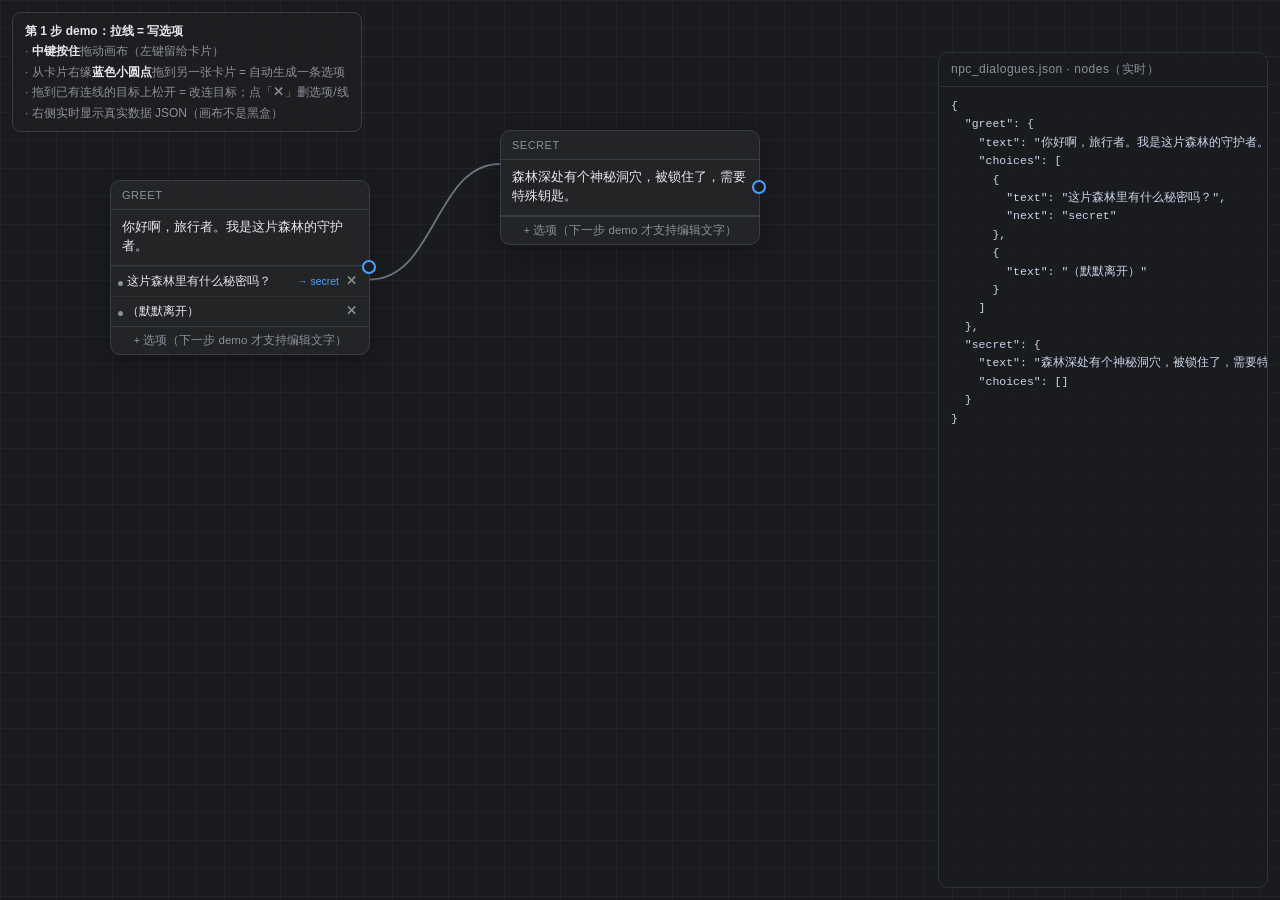
<file: static/demo_canvas.html>
<!DOCTYPE html>
<html lang="zh-CN">
<head>
<meta charset="UTF-8">
<title>画布 demo · 第 1 步：拉线 = 写选项</title>
<style>
:root {
  --bg:#141518; --canvas:#1a1b1f; --grid:rgba(255,255,255,.035);
  --card-bg:rgba(37,38,40,.88); --card-border:#3a3d45; --card-border-hl:#4d9fff;
  --text:#e6e8ec; --sub:#8b909b;
  --edge:#6b7280; --edge-new:#4d9fff;
  --panel-bg:rgba(26,27,31,.94); --panel-border:#2f3239;
}
* { box-sizing:border-box; margin:0; padding:0; }
html,body { height:100%; overflow:hidden;
  font-family:-apple-system,"Segoe UI","Microsoft YaHei",sans-serif; background:var(--bg); color:var(--text); }

#hint {
  position:fixed; top:12px; left:12px; z-index:40;
  background:rgba(30,31,34,.9); border:1px solid #3a3d45; border-radius:8px;
  padding:8px 12px; font-size:12px; color:var(--sub); line-height:1.7;
}
#hint b { color:var(--text); }

#viewport {
  position:fixed; inset:0; overflow:hidden;
  cursor: grab;
  background:
    linear-gradient(var(--grid) 1px, transparent 1px),
    linear-gradient(90deg, var(--grid) 1px, transparent 1px),
    var(--canvas);
  background-size:28px 28px;
}
#viewport.panning { cursor: grabbing; }
#world { position:absolute; left:0; top:0; transform-origin:0 0; }
#edges, #cards, #ghosts { position:absolute; left:0; top:0; }
#edges { overflow:visible; }
#edges path { fill:none; stroke:var(--edge); stroke-width:1.8; pointer-events:stroke; cursor:pointer; }
#edges path:hover { stroke:var(--card-border-hl); }
#edges path.new { stroke:var(--edge-new); stroke-dasharray:6 4; }

/* 等宽统一卡片 */
.card {
  position:absolute; width:260px;
  background:var(--card-bg); border:1.5px solid var(--card-border);
  border-radius:10px; backdrop-filter:blur(10px); -webkit-backdrop-filter:blur(10px);
  box-shadow:0 6px 22px rgba(0,0,0,.28);
  user-select:none;
}
.card.sel { border-color:var(--card-border-hl); box-shadow:0 0 0 3px rgba(77,159,255,.16); }
.card-head {
  display:flex; align-items:center; gap:8px;
  padding:8px 11px; border-bottom:1px solid var(--card-border);
  font-size:11px; color:var(--sub); letter-spacing:.5px;
}
.card-head .cid { text-transform:uppercase; }
.card-head .del { margin-left:auto; cursor:pointer; color:var(--sub); }
.card-head .del:hover { color:#f87171; }
.card-text {
  padding:8px 11px; font-size:12.5px; line-height:1.55; color:var(--text);
  white-space:pre-wrap; cursor:text;
}
.choices { border-top:1px solid var(--card-border); }
.choice-row {
  position:relative; display:flex; align-items:center; gap:7px;
  padding:6px 11px 6px 16px; font-size:12px; color:var(--text);
  border-top:1px solid rgba(255,255,255,.04);
}
.choice-row::before {
  content:""; position:absolute; left:7px; top:50%; width:5px; height:5px;
  border-radius:50%; background:var(--sub);
}
.choice-row .ch-text { flex:1; white-space:nowrap; overflow:hidden; text-overflow:ellipsis; }
.choice-row .ch-next { font-size:10.5px; color:var(--card-border-hl); }
.choice-row .ch-del { cursor:pointer; color:var(--sub); }
.choice-row .ch-del:hover { color:#f87171; }
.add-choice {
  width:100%; border:0; border-top:1px solid var(--card-border);
  background:transparent; color:var(--sub); font-size:11.5px;
  padding:6px; cursor:pointer; border-radius:0 0 10px 10px; font-family:inherit;
}
.add-choice:hover { color:var(--card-border-hl); }

/* 卡片上的拉线锚点（右边小圆） */
.port {
  position:absolute; right:-7px; top:50%; transform:translateY(-50%);
  width:14px; height:14px; border-radius:50%;
  background:var(--canvas); border:2px solid var(--card-border-hl);
  cursor:crosshair; z-index:5;
}
.port:hover { background:var(--card-border-hl); }
/* 悬停目标高亮 */
.card.drop-target { border-color:#4ade80; box-shadow:0 0 0 3px rgba(74,222,128,.18); }

/* 右侧常驻代码面板：画布不是黑盒 */
#codepanel {
  position:fixed; top:52px; right:12px; bottom:12px; width:330px; z-index:30;
  background:var(--panel-bg); border:1px solid var(--panel-border);
  border-radius:10px; display:flex; flex-direction:column; overflow:hidden;
}
#codepanel .cp-head {
  padding:8px 12px; font-size:12px; color:var(--sub);
  border-bottom:1px solid var(--panel-border); letter-spacing:.5px;
}
#codepanel pre {
  flex:1; overflow:auto; padding:10px 12px; font-size:11.5px; line-height:1.6;
  color:#c8d4e8; font-family:Consolas,"Courier New",monospace;
}
</style>
</head>
<body>

<div id="hint">
  <b>第 1 步 demo：拉线 = 写选项</b><br>
  · <b>中键按住</b>拖动画布（左键留给卡片）<br>
  · 从卡片右缘<b>蓝色小圆点</b>拖到另一张卡片 = 自动生成一条选项<br>
  · 拖到已有连线的目标上松开 = 改连目标；点「✕」删选项/线<br>
  · 右侧实时显示真实数据 JSON（画布不是黑盒）
</div>

<div id="viewport"><div id="world">
  <svg id="edges" width="3000" height="2000" style="width:3000px;height:2000px;">
    <defs><marker id="ar" viewBox="0 0 10 10" refX="9" refY="5" markerWidth="7" markerHeight="7" orient="auto-start-reverse">
      <path d="M0,0 L10,5 L0,10 z" fill="#6b7280"/></marker></defs>
  </svg>
  <div id="cards" style="width:3000px;height:2000px;"></div>
</div></div>

<div id="codepanel">
  <div class="cp-head">npc_dialogues.json · nodes（实时）</div>
  <pre id="code"></pre>
</div>

<script>
/* ============ 真实数据结构（M5 格式），只保留对话树部分 ============ */
const DATA = {
  greet: {
    x: 80, y: 120,
    text: "你好啊，旅行者。我是这片森林的守护者。",
    choices: [
      { text: "这片森林里有什么秘密吗？", next: "secret" },
      { text: "（默默离开）" },
    ]
  },
  secret: {
    x: 470, y: 70,
    text: "森林深处有个神秘洞穴，被锁住了，需要特殊钥匙。",
    choices: []
  }
};

const CARD_W = 260;
let $ = id => document.getElementById(id);
let panX = 30, panY = 60, scale = 1;

/* ---------- 渲染 ---------- */
function render() {
  renderCards();
  renderEdges();
  renderCode();
}
function renderCards() {
  const box = $("cards"); box.innerHTML = "";
  for (const [id, n] of Object.entries(DATA)) {
    const card = document.createElement("div");
    card.className = "card"; card.dataset.id = id;
    card.style.left = n.x + "px"; card.style.top = n.y + "px";
    card.innerHTML =
      `<div class="card-head"><span class="cid">${id}</span></div>
       <div class="card-text">${esc(n.text)}</div>
       <div class="choices"></div>
       <button class="add-choice" type="button">+ 选项（下一步 demo 才支持编辑文字）</button>
       <span class="port" title="拖到另一张卡片建立选项"></span>`;
    const chBox = card.querySelector(".choices");
    n.choices.forEach((c, idx) => {
      const row = document.createElement("div"); row.className = "choice-row";
      row.innerHTML = `<span class="ch-text">${esc(c.text || "（未填文字）")}</span>` +
        (c.next ? `<span class="ch-next">→ ${c.next}</span>` : ``) +
        `<span class="ch-del" title="删除该选项/连线">✕</span>`;
      row.querySelector(".ch-del").onclick = () => { n.choices.splice(idx,1); render(); };
      chBox.appendChild(row);
    });
    card.querySelector(".add-choice").onclick = () => {
      n.choices.push({ text: "" }); render();
    };
    box.appendChild(card);
  }
}

/* 边：从源卡右缘（按选项行高度）到目标卡左缘 */
function edgeEndpoints(fromId, choiceIdx) {
  const from = DATA[fromId];
  const a = document.querySelector(`.card[data-id="${fromId}"]`);
  if (!a) return null;
  // 起点：头部+文本区之后，第 idx 个选项行的中心
  const headH = a.querySelector(".card-head").offsetHeight;
  const textH = a.querySelector(".card-text").offsetHeight;
  const rowH = 31; // choice-row 高度
  const sy = from.y + headH + textH + rowH * (choiceIdx + .5);
  const sx = from.x + CARD_W;
  const toId = from.choices[choiceIdx].next;
  const to = DATA[toId];
  return { sx, sy, ex: to.x, ey: to.y + 34, mx: (sx + to.x) / 2, toId };
}
function renderEdges() {
  const svg = $("edges");
  svg.querySelectorAll("path").forEach(p => p.remove());
  for (const [id, n] of Object.entries(DATA)) {
    n.choices.forEach((c, idx) => {
      if (!c.next || !DATA[c.next]) return;
      const e = edgeEndpoints(id, idx);
      const p = document.createElementNS("http://www.w3.org/2000/svg","path");
      p.setAttribute("d",
        `M ${e.sx} ${e.sy} C ${e.mx} ${e.sy}, ${e.mx} ${e.ey}, ${e.ex} ${e.ey}`);
      p.setAttribute("marker-end", "url(#ar)");
      svg.appendChild(p);
    });
  }
}
function renderCode() {
  const out = {};
  for (const [id, n] of Object.entries(DATA)) {
    out[id] = { text: n.text, choices: n.choices.map(c => {
      const o = { text: c.text }; if (c.next) o.next = c.next; return o;
    })};
  }
  $("code").textContent = JSON.stringify(out, null, 2);
}
function esc(s){ return (s||"").replace(/[&<>]/g, c=>({"&":"&amp;","<":"&lt;",">":"&gt;"}[c])); }
function screenToWorld(x,y){ return { x:(x-panX)/scale, y:(y-panY)/scale }; }
function cardAt(wx,wy){
  for (const [id,n] of Object.entries(DATA)) {
    const h = cardHeight(id);
    if (wx>=n.x && wx<=n.x+CARD_W && wy>=n.y && wy<=n.y+h) return id;
  }
  return null;
}
function cardHeight(id){ return document.querySelector(`.card[data-id="${id}"]`)?.offsetHeight || 160; }

/* ---------- 中键拖画布 ---------- */
const vp = $("viewport");
let panning=false, psx=0, psy=0;
vp.addEventListener("mousedown", e => {
  if (e.button !== 1) return;               // 只响应中键
  e.preventDefault();
  panning=true; psx=e.clientX-panX; psy=e.clientY-panY; vp.classList.add("panning");
});
window.addEventListener("mousemove", e => { if(panning){ panX=e.clientX-psx; panY=e.clientY-psy; apply(); }});
window.addEventListener("mouseup", () => { panning=false; vp.classList.remove("panning"); });
vp.addEventListener("auxclick", e => e.preventDefault()); // 禁中键自动滚动
function apply(){ $("world").style.transform=`translate(${panX}px,${panY}px) scale(${scale})`; }
vp.addEventListener("wheel", e => { e.preventDefault();
  const f=e.deltaY<0?1.12:1/1.12, ns=Math.min(1.6,Math.max(.4,scale*f));
  panX=e.clientX-(e.clientX-panX)*(ns/scale); panY=e.clientY-(e.clientY-panY)*(ns/scale);
  scale=ns; apply();
},{passive:false});

/* ---------- 从端口拉线 = 建/改选项 ---------- */
let linking = null;  // {fromId}
const svg = $("edges");

document.addEventListener("mousedown", e => {
  const port = e.target.closest?.(".port");
  if (!port) return;
  e.preventDefault();
  const fromId = port.closest(".card").dataset.id;
  linking = { fromId };
  document.querySelectorAll(".card").forEach(c => c.classList.add("linking"));
});
document.addEventListener("mousemove", e => {
  if (!linking) return;
  let ghost = svg.querySelector("path.new");
  if (!ghost) {
    ghost = document.createElementNS("http://www.w3.org/2000/svg","path");
    ghost.classList.add("new");
    svg.appendChild(ghost);
  }
  const from = DATA[linking.fromId];
  const sx = from.x + CARD_W, sy = from.y + 30;
  const w = screenToWorld(e.clientX, e.clientY);
  ghost.setAttribute("d", `M ${sx} ${sy} C ${(sx+w.x)/2} ${sy}, ${(sx+w.x)/2} ${w.y}, ${w.x} ${w.y}`);
  // 目标高亮
  document.querySelectorAll(".card").forEach(c => c.classList.remove("drop-target"));
  const tid = cardAt(w.x, w.y);
  if (tid && tid !== linking.fromId)
    document.querySelector(`.card[data-id="${tid}"]`)?.classList.add("drop-target");
});
document.addEventListener("mouseup", e => {
  if (!linking) return;
  const w = screenToWorld(e.clientX, e.clientY);
  const tid = cardAt(w.x, w.y);
  document.querySelectorAll(".card").forEach(c => c.classList.remove("linking","drop-target"));
  svg.querySelector("path.new")?.remove();

  if (tid && tid !== linking.fromId) {
    const from = DATA[linking.fromId];
    // 复用第一条空选项；否则新增一条。next 写入即"自动写内容"
    let ch = from.choices.find(c => !c.next);
    if (!ch) { ch = { text: "" }; from.choices.push(ch); }
    ch.next = tid;
    render();
  }
  linking = null;
});

apply();
render();
</script>
</body>
</html>
</file>
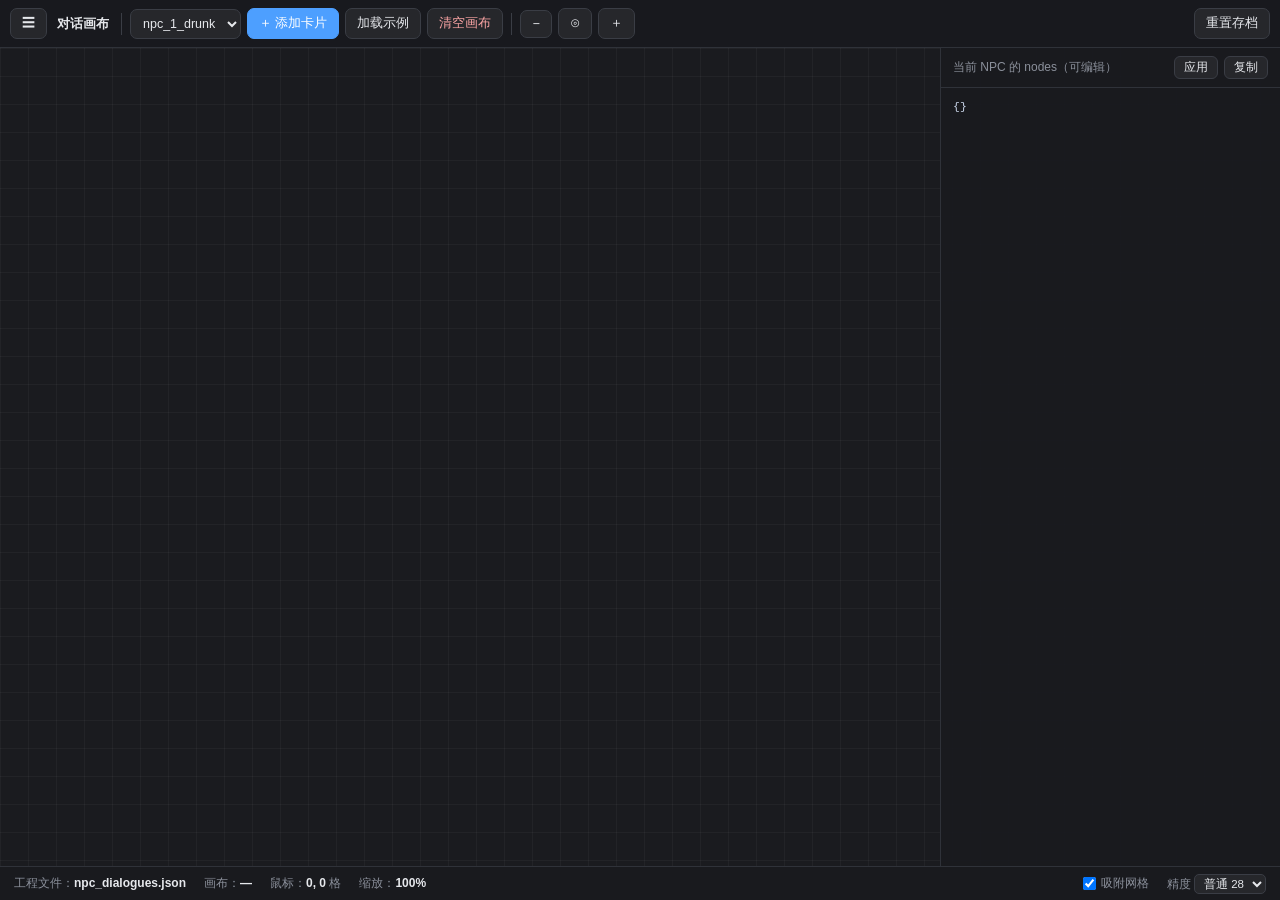
<file: static/demo_drawflow.html>
<!DOCTYPE html>
<html lang="zh-CN">
<head>
<meta charset="UTF-8">
<title>对话画布 demo · 网格/多NPC</title>
<link rel="stylesheet" href="demo-lib/drawflow.min.css">
<style>
:root {
  --card-bg:rgba(37,38,40,.92); --card-border:#3a3d45; --hl:#4d9fff;
  --text:#e6e8ec; --sub:#8b909b; --edge:#6b7280;
}
* { box-sizing:border-box; margin:0; padding:0; }
html,body { height:100%; overflow:hidden;
  font-family:-apple-system,"Segoe UI","Microsoft YaHei",sans-serif; background:#141518; color:var(--text); }

#df {
  position:fixed; top:48px; left:0; right:0; bottom:34px;
  --grid:28px;
  background:
    linear-gradient(rgba(255,255,255,.035) 1px, transparent 1px),
    linear-gradient(90deg, rgba(255,255,255,.035) 1px, transparent 1px),
    #1a1b1f;
  background-size:var(--grid) var(--grid);
}
#df.grabbing, #df.grabbing * { cursor:grabbing !important; }

/* 卡片：统一宽 280 = 10 普通格(28)，位置吸附格点 */
.drawflow .drawflow-node {
  width:280px; min-height:0; padding:0; display:flex; align-items:stretch;
  background:var(--card-bg); border:1.5px solid var(--card-border); border-radius:10px;
  color:var(--text); box-shadow:0 6px 22px rgba(0,0,0,.28);
  backdrop-filter:blur(10px); -webkit-backdrop-filter:blur(10px);
}
.drawflow .drawflow-node.selected { background:var(--card-bg);
  border-color:var(--hl); box-shadow:0 0 0 3px rgba(77,159,255,.16); }
.drawflow .drawflow-node .inputs,
.drawflow .drawflow-node .outputs { width:0; }
.drawflow .drawflow-node .inputs { display:flex; align-items:center; }
.drawflow .drawflow-node .outputs { display:block; position:relative; }
.drawflow_content_node { width:100%; position:relative; }
.n-head { font-size:11px; color:var(--sub); letter-spacing:.5px; text-transform:uppercase;
  padding:8px 11px; border-bottom:1px solid var(--card-border); }
.n-text { padding:8px 11px; font-size:12.5px; line-height:1.55; }
.n-choice { display:flex; gap:7px; align-items:center; padding:7px 11px; font-size:12px;
  border-top:1px solid rgba(255,255,255,.04); }
.n-choice::before { content:""; width:5px; height:5px; border-radius:50%; background:var(--sub); flex:none; }
.n-choice .t { flex:1; white-space:nowrap; overflow:hidden; text-overflow:ellipsis; }
.n-choice .n { font-size:10.5px; color:var(--hl); }

.drawflow .drawflow-node .input,
.drawflow .drawflow-node .output {
  position:absolute; width:13px; height:13px;
  background:#1a1b1f; border:2px solid var(--hl); border-radius:50%;
  cursor:crosshair; z-index:3; margin:0;
}
.drawflow .drawflow-node .input { left:-6.5px; top:50%; transform:translateY(-50%); }
.drawflow .drawflow-node .output { right:-6.5px; transform:translateY(-50%); top:var(--y,50%); }
.drawflow .drawflow-node .output_1{top:var(--y1,50%)} .drawflow .drawflow-node .output_2{top:var(--y2,50%)}
.drawflow .drawflow-node .output_3{top:var(--y3,50%)} .drawflow .drawflow-node .output_4{top:var(--y4,50%)}
.drawflow .drawflow-node .output_5{top:var(--y5,50%)} .drawflow .drawflow-node .output_6{top:var(--y6,50%)}
.drawflow .drawflow-node .output_7{top:var(--y7,50%)} .drawflow .drawflow-node .output_8{top:var(--y8,50%)}

.drawflow .connection .main-path { stroke:var(--edge); stroke-width:2px; }
.drawflow .connection .main-path:hover { stroke:var(--hl); }
.drawflow .connection .main-path.selected { stroke:#4ade80; }
.drawflow-delete { background:#f87171; border:2px solid #1a1b1f; width:26px; height:26px;
  line-height:22px; border-radius:50%; }

/* 顶栏（VS Code 风格通栏） */
#topbar { position:fixed; top:0; left:0; right:0; height:48px; z-index:40;
  display:flex; align-items:center; gap:6px; padding:0 10px;
  background:rgba(26,27,31,.96); border-bottom:1px solid #2f3239; }
#topbar .tb-title { font-size:13px; font-weight:600; color:var(--text); padding:0 4px; }
#topbar .sp { flex:1; }
#npc-select { background:#26272b; color:var(--text); border:1px solid #3a3d45; border-radius:7px;
  padding:6px 8px; font-size:12.5px; font-family:inherit; }

/* 右侧编辑栏：贴上顶栏(48)与底栏(34)，可整体滑出收纳 */
#codepanel {
  position:fixed; top:48px; right:0; bottom:34px; width:340px; z-index:30;
  background:rgba(26,27,31,.96); border-left:1px solid #2f3239;
  display:flex; flex-direction:column; overflow:hidden;
  transition: transform .16s ease, width .16s ease;
}
#codepanel.collapsed { transform: translateX(100%); }
#codepanel .h { padding:8px 12px; font-size:12px; color:var(--sub); border-bottom:1px solid #2f3239;
  display:flex; align-items:center; gap:6px; }
#codepanel .h .sp { flex:1; }
#codepanel .h button { border:1px solid #3a3d45; background:#26272b; color:var(--text); border-radius:6px;
  padding:3px 9px; font-size:11.5px; cursor:pointer; font-family:inherit; }
#codepanel .h button:hover { border-color:var(--hl); }
#codepanel textarea { flex:1; width:100%; border:0; resize:none; background:transparent; color:#c8d4e8;
  padding:10px 12px; font-size:11.5px; line-height:1.6;
  font-family:Consolas,"Courier New",monospace; outline:none; }
/* 编辑栏收纳后，顶栏抽屉钮给出激活态提示 */
#btn-toggle-panel.active { background:var(--hl); border-color:var(--hl); color:#fff; }
/* 顶栏通用按钮 */
.tb { border:1px solid #3a3d45; background:#26272b; color:var(--text); border-radius:7px;
  padding:6px 11px; font-size:12.5px; cursor:pointer; font-family:inherit; white-space:nowrap; }
.tb:hover { border-color:var(--hl); }
.tb.primary { background:var(--hl); border-color:var(--hl); color:#fff; }
.tb.danger { color:#fca5a5; }
.tb-sep { width:1px; height:22px; background:#3a3d45; margin:0 2px; }

/* 底栏状态栏 */
#statusbar { position:fixed; left:0; right:0; bottom:0; height:34px; z-index:40;
  display:flex; align-items:center; gap:18px; padding:0 14px;
  background:rgba(26,27,31,.95); border-top:1px solid #2f3239; font-size:12px; color:var(--sub); }
#statusbar b { color:var(--text); font-weight:600; }
#statusbar .sp { flex:1; }
#statusbar label { display:flex; align-items:center; gap:5px; cursor:pointer; user-select:none; }
#statusbar select { background:#26272b; color:var(--text); border:1px solid #3a3d45; border-radius:5px;
  padding:2px 5px; font-size:11.5px; font-family:inherit; }

/* 框选矩形 */
#marquee { position:fixed; z-index:20; display:none; pointer-events:none;
  border:1.5px solid var(--hl); background:rgba(77,159,255,.10); border-radius:2px; }
.drawflow-node.multi-sel { border-color:#7dd3fc; box-shadow:0 0 0 3px rgba(125,211,252,.25); }

/* 顶栏按钮（.tb 定义在下方统一处） */
</style>
</head>
<body>

<div id="df"></div>
<div id="marquee"></div>

<header id="topbar">
  <button id="btn-toggle-panel" class="tb" title="收纳/展开编辑栏（Ctrl+B）">☰</button>
  <span class="tb-title">对话画布</span>
  <span class="tb-sep"></span>
  <select id="npc-select" title="每个 NPC 的对话是一块独立画布"></select>
  <button id="btn-add" class="tb primary">＋ 添加卡片</button>
  <button id="btn-sample" class="tb">加载示例</button>
  <button id="btn-clear" class="tb danger">清空画布</button>
  <span class="tb-sep"></span>
  <button id="zout" class="tb">−</button>
  <button id="zreset" class="tb">⊙</button>
  <button id="zin" class="tb">＋</button>
  <span class="sp"></span>
  <button id="zreset-content" class="tb">重置存档</button>
</header>

<aside id="codepanel">
  <div class="h"><span>当前 NPC 的 nodes（可编辑）</span><span class="sp"></span>
    <button id="btn-apply">应用</button><button id="btn-copy">复制</button></div>
  <textarea id="code" spellcheck="false"></textarea>
</aside>

<div id="statusbar">
  <span>工程文件：<b>npc_dialogues.json</b></span>
  <span>画布：<b id="st-npc">—</b></span>
  <span>鼠标：<b id="st-xy">0, 0</b> 格</span>
  <span>缩放：<b id="st-zoom">100%</b></span>
  <span class="sp"></span>
  <label><input type="checkbox" id="chk-snap" checked> 吸附网格</label>
  <span>精度 <select id="sel-grid">
    <option value="28">普通 28</option>
    <option value="14">精细 14</option>
  </select></span>
</div>

<script src="demo-lib/drawflow.min.js"></script>
<script>
/* ===== 网格原子体系：普通 28 / 精细 14；卡宽 280=10 格；列距 15 格 ===== */
const G_COARSE=28, G_FINE=14, COL=15*G_COARSE;

/* 示例：两个 NPC，各自独立画布（取自游戏真实数据，坐标已对齐格点） */
const SAMPLE = {
  npc_1_drunk: {
    greet:{x:56,y:84,text:"（*巴尼眯着醉醺醺的眼睛盯着你*）你…你是新来的吧？坐下来喝一杯？",
      choices:[{text:"好啊，来一杯！",next:"drink_yes"},{text:"不用了，我只是路过。",next:"drink_no"}]},
    drink_yes:{x:56,y:252,text:"来来来，这杯我请！不过…这酒可不便宜哦。",
      choices:[{text:"算了，我身上没带钱。",next:"drink_no"}]},
    drink_no:{x:56,y:420,text:"哼，没眼光的小子…（*他耸耸肩又倒在桌上打呼噜*）",
      choices:[{text:"（离开）"}]},
    ask_key:{x:COL+56,y:84,text:"哦…有人早上把它丢在外面那棵老橡树下了。",
      choices:[{text:"谢谢提示！",next:"leave"}]},
    leave:{x:COL+56,y:252,text:"（*你悄悄离开了醉汉身边*）",choices:[]},
  },
  npc_2_sprite: {
    greet:{x:56,y:84,text:"你好啊，旅行者。我是这片森林的守护者。",
      choices:[{text:"这片森林里有什么秘密吗？",next:"secret"},
               {text:"这把钥匙开什么？",next:"has_key",if:{has_item:"rusty_key"}},
               {text:"（默默离开）"}]},
    secret:{x:56,y:336,text:"森林深处有个神秘洞穴，被锁住了，需要特殊钥匙。",
      choices:[{text:"多谢告诉我！"}]},
    has_key:{x:COL+56,y:84,text:"你可以用它打开森林西边的洞穴门，小心怪物。",
      choices:[{text:"好的，我去看看！"}]},
    after_kill:{x:2*COL+56,y:84,text:"你真的打败了哥布林？！你做了件了不起的事！",
      choices:[{text:"只是碰巧。",next:"after_kill_humble"},{text:"挺难对付的。",next:"after_kill_hard"}]},
    after_kill_hard:{x:2*COL+56,y:252,text:"来，让我为你祝福——",
      choices:[{text:"精神好多了！（最大HP+5）",next:"blessing_done",effects:[{type:"max_hp",amount:5}]}]},
    blessing_done:{x:2*COL+56,y:420,text:"愿风永远指引你的道路，旅行者。",choices:[{text:"再见"}]},
  }
};

let DATA = {};            // { npcId: { nodeId:{x,y,text,choices} } }
let currentNpc = null;
const cur = () => DATA[currentNpc] || {};
const $ = id => document.getElementById(id);
const esc = s => (s||"").replace(/[&<>]/g,c=>({"&":"&amp;","<":"&lt;",">":"&gt;"}[c]));

const editor = new Drawflow($("df"));
editor.start();
editor.force_first_input = true;
editor.zoom_max = 1.6; editor.zoom_min = 0.4;

const idMap = {};
let snapOn = true, gridSize = G_COARSE;
const snap = v => snapOn ? Math.round(v/gridSize)*gridSize : Math.round(v);
const liveData = () => editor.drawflow.drawflow.Home.data;
const nodePos = id => { const d=liveData()[id]; return {x:d.pos_x,y:d.pos_y}; };

/* ===== 渲染当前 NPC 画布 ===== */
function renderGraph() {
  const data = cur();
  editor.clear();
  Object.keys(idMap).forEach(k=>delete idMap[k]);
  for (const [id,n] of Object.entries(data)) {
    const html = `<div class="n-head">${id}</div><div class="n-text">${esc(n.text)}</div>` +
      n.choices.map((c,i)=>`<div class="n-choice" data-idx="${i}"><span class="t">${esc(c.text||"（未填文字）")}</span>`+
        (c.next?`<span class="n">→ ${c.next}</span>`:``)+`</div>`).join("");
    const dfId = editor.addNode(id,1,n.choices.length,snap(n.x??2*G_COARSE),snap(n.y??3*G_COARSE),"npc-node",{},html);
    idMap[dfId]=id; placePorts(dfId);
  }
  for (const [id,n] of Object.entries(data)) n.choices.forEach((c,i)=>{
    if (c.next && data[c.next]) editor.addConnection(dfIdOf(id),dfIdOf(c.next),`output_${i+1}`,"input_1");
  });
  $("st-npc").textContent = currentNpc||"—";
  renderCode();
}
function dfIdOf(id){ return +Object.keys(idMap).find(k=>idMap[k]===id); }
function placePorts(dfId) {
  const el = editor.precanvas.querySelector(`#node-${dfId}`);
  if (!el) return;
  [...el.querySelectorAll(".n-choice")].forEach((row,i)=>
    el.style.setProperty(`--y${i+1}`, row.offsetTop+row.offsetHeight/2+"px"));
}

/* ===== 拉线/删线/删节点 ===== */
const choiceIdx = c => parseInt(String(c).replace("output_",""),10)-1;
editor.on("connectionCreated", d=>{
  const from=idMap[d.output_id], to=idMap[d.input_id], i=choiceIdx(d.output_class);
  if (from && to && cur()[from]?.choices[i]) { cur()[from].choices[i].next=to; renderCode(); persist(); }
});
editor.on("connectionRemoved", d=>{
  const from=idMap[d.output_id], i=choiceIdx(d.output_class);
  if (from && cur()[from]?.choices[i]) { delete cur()[from].choices[i].next; renderCode(); persist(); }
});
editor.on("nodeRemoved", dfId=>{
  const id=idMap[dfId]; if(!id) return;
  delete cur()[id];
  Object.values(cur()).forEach(n=>n.choices.forEach(c=>{ if(c.next===id) delete c.next; }));
  renderGraph(); persist();
});

/* 单卡拖动结束 → 吸附 */
editor.on("nodeMoved", dfId=>{
  const d=liveData()[dfId];
  if (snapOn) {
    d.pos_x=snap(d.pos_x); d.pos_y=snap(d.pos_y);
    const el=editor.precanvas.querySelector(`#node-${dfId}`);
    if (el) { el.style.left=d.pos_x+"px"; el.style.top=d.pos_y+"px"; }
    editor.updateConnectionNodes("node-"+dfId);
  }
  persist();
});
editor.on("mouseUp", persist);

/* ===== JSON 面板 ===== */
function publicData() {
  const out={};
  for (const [id,n] of Object.entries(cur()))
    out[id]={text:n.text,choices:n.choices.map(c=>{const o={text:c.text};if(c.next)o.next=c.next;return o;})};
  return out;
}
function renderCode(){ $("code").value=JSON.stringify(publicData(),null,2); }
$("btn-copy").onclick=async()=>{
  try{ await navigator.clipboard.writeText($("code").value); $("btn-copy").textContent="已复制";
       setTimeout(()=>$("btn-copy").textContent="复制",1200);}catch(_){ $("code").select(); }
};
$("btn-apply").onclick=()=>{
  try{
    const obj=JSON.parse($("code").value); let k=0;
    for (const [id,n] of Object.entries(obj)) {
      if (n.x==null){ n.x=2*G_COARSE+(k%2)*COL; n.y=3*G_COARSE+Math.floor(k/2)*168; }
      if (!Array.isArray(n.choices)) n.choices=[];
      k++;
    }
    DATA[currentNpc]=obj; renderGraph(); persist(); flash("应用成功");
  }catch(err){ alert("JSON 解析失败："+err.message); }
};
function flash(m){ const b=$("btn-apply"),o=b.textContent; b.textContent=m; setTimeout(()=>b.textContent=o,1000); }

/* ===== 框选 / 整组拖动 ===== */
const marquee=$("marquee");
let multiSel=new Set(), dragBox=null, group=null;
function isBlank(t){ return t.classList && (t.classList.contains("drawflow")||t.classList.contains("parent-drawflow")); }
function clearLibrarySelection(){
  editor.precanvas.querySelectorAll(".drawflow-node.selected").forEach(el=>el.classList.remove("selected"));
  editor.node_selected=null;
  if (editor.connection_selected){
    editor.connection_selected.classList.remove("selected");
    try{ editor.removeReouteConnectionSelected(); }catch(_){}
    editor.connection_selected=null;
  }
}
document.addEventListener("mousedown", e=>{
  if (e.button!==0) return;
  if (isBlank(e.target)){
    e.stopPropagation();
    dragBox={x0:e.clientX,y0:e.clientY};
    marquee.style.display="block";
    Object.assign(marquee.style,{left:e.clientX+"px",top:e.clientY+"px",width:"0px",height:"0px"});
    return;
  }
  const nodeEl=e.target.closest?.(".drawflow-node");
  if (nodeEl && multiSel.has(+nodeEl.id.slice(5))){
    e.stopPropagation();
    const members=new Map();
    multiSel.forEach(id=>members.set(id,nodePos(id)));
    group={members,lastX:e.clientX,lastY:e.clientY};
    $("df").classList.add("grabbing");
  }
}, true);
window.addEventListener("mousemove", e=>{
  if (group){
    const z=editor.zoom;
    const sx=(e.clientX-group.lastX)/z, sy=(e.clientY-group.lastY)/z;
    group.lastX=e.clientX; group.lastY=e.clientY;
    group.members.forEach((p,id)=>{
      const d=liveData()[id];
      d.pos_x=p.x+sx; d.pos_y=p.y+sy; p.x=d.pos_x; p.y=d.pos_y;
      const el=editor.precanvas.querySelector(`#node-${id}`);
      if (el){ el.style.left=d.pos_x+"px"; el.style.top=d.pos_y+"px"; }
    });
    group.members.forEach((_p,id)=>editor.updateConnectionNodes("node-"+id));
  } else if (dragBox){
    Object.assign(marquee.style,{
      left:Math.min(e.clientX,dragBox.x0)+"px", top:Math.min(e.clientY,dragBox.y0)+"px",
      width:Math.abs(e.clientX-dragBox.x0)+"px", height:Math.abs(e.clientY-dragBox.y0)+"px"});
  }
  updateCoord(e.clientX,e.clientY);
});
window.addEventListener("mouseup", e=>{
  if (group){
    if (snapOn) group.members.forEach((_p,id)=>{
      const d=liveData()[id];
      d.pos_x=snap(d.pos_x); d.pos_y=snap(d.pos_y);
      const el=editor.precanvas.querySelector(`#node-${id}`);
      if (el){ el.style.left=d.pos_x+"px"; el.style.top=d.pos_y+"px"; }
    });
    group.members.forEach((_p,id)=>editor.updateConnectionNodes("node-"+id));
    group=null; $("df").classList.remove("grabbing"); persist(); return;
  }
  if (!dragBox) return;
  const x1=Math.min(e.clientX,dragBox.x0), y1=Math.min(e.clientY,dragBox.y0);
  const x2=Math.max(e.clientX,dragBox.x0), y2=Math.max(e.clientY,dragBox.y0);
  dragBox=null; marquee.style.display="none";
  if (Math.max(x2-x1,y2-y1)<3){ clearLibrarySelection(); clearMulti(); return; }
  const add=e.ctrlKey||e.metaKey; if(!add) clearMulti();
  editor.precanvas.querySelectorAll(".drawflow-node").forEach(el=>{
    const r=el.getBoundingClientRect();
    const hit=r.left<x2&&r.right>x1&&r.top<y2&&r.bottom>y1, id=+el.id.slice(5);
    if (hit){ multiSel.add(id); el.classList.add("multi-sel"); }
    else if(!add){ multiSel.delete(id); el.classList.remove("multi-sel"); }
  });
});
window.addEventListener("blur",()=>{ dragBox=null; group=null;
  marquee.style.display="none"; $("df").classList.remove("grabbing"); });
function clearMulti(){ multiSel.clear();
  editor.precanvas.querySelectorAll(".multi-sel").forEach(el=>el.classList.remove("multi-sel")); }
editor.on("nodeSelected", id=>{ if(!multiSel.has(+id)) clearMulti(); });

/* ===== 状态栏 ===== */
function updateCoord(cx,cy){
  const r=$("df").getBoundingClientRect();
  const wx=(cx-r.left-editor.canvas_x)/editor.zoom, wy=(cy-r.top-editor.canvas_y)/editor.zoom;
  $("st-xy").textContent=`${Math.round(wx/gridSize)}, ${Math.round(wy/gridSize)}`;
}
function updateZoom(){ $("st-zoom").textContent=Math.round(editor.zoom*100)+"%"; }
editor.on("zoom",updateZoom); editor.on("translate",updateZoom);
$("chk-snap").onchange=e=>{ snapOn=e.target.checked; persist(); };
$("sel-grid").onchange=e=>{ gridSize=+e.target.value;
  $("df").style.setProperty("--grid",gridSize+"px"); renderGraph(); persist(); };

/* ===== NPC 画布切换 ===== */
const npcSel=$("npc-select");
function refreshNpcOptions(){
  const ids=[...new Set([...Object.keys(SAMPLE),...Object.keys(DATA)])].sort();
  npcSel.innerHTML=ids.map(id=>`<option value="${id}"${id===currentNpc?" selected":""}>${id}</option>`).join("");
}
npcSel.onchange=()=>{
  persist();
  currentNpc=npcSel.value;
  if(!DATA[currentNpc]) DATA[currentNpc]={};
  renderGraph(); applyView(savedView()); persist();
};

/* ===== 控制台 API ===== */
window.graph={
  help(){ console.log(["graph.npc / graph.use(id)","graph.export()","graph.addNode(id,'台词')",
    "graph.addChoice/addConnect/connect/disconnect","graph.snap(true,28)","graph.load({...})"].join("\n")); },
  get npc(){ return currentNpc; },
  use(id){ npcSel.value=id; npcSel.onchange(); },
  export:publicData,
  selection:()=>[...multiSel].map(id=>idMap[id]),
  nodes:()=>editor.export(),
  addNode(id,text="新节点"){
    if(cur()[id]) return console.warn("已存在："+id);
    cur()[id]={x:snap(-editor.canvas_x/editor.zoom+2*G_COARSE),y:snap(-editor.canvas_y/editor.zoom+3*G_COARSE),text,choices:[]};
    renderGraph(); persist();
  },
  addChoice(f,t,to){ const c={text:t}; if(to)c.next=to; cur()[f].choices.push(c); renderGraph(); persist(); },
  connect(f,i,to){ if(!cur()[f].choices[i])cur()[f].choices[i]={text:""}; cur()[f].choices[i].next=to; renderGraph(); persist(); },
  disconnect(f,i){ delete cur()[f].choices[i]?.next; renderGraph(); persist(); },
  snap(on,g){ snapOn=!!on; if(g){gridSize=+g;$("sel-grid").value=g;$("df").style.setProperty("--grid",g+"px");} },
  load(o){ DATA[currentNpc]=o; renderGraph(); persist(); },
};

/* ===== 持久化（v2：按 NPC 隔离 + 各自视图 + 网格设置） ===== */
const LS_KEY="drawflow_demo_v2";
function persist(){
  for (const [dfId,d] of Object.entries(editor.export().drawflow.Home.data)){
    const id=idMap[dfId]; if(id && cur()[id]){ cur()[id].x=d.pos_x; cur()[id].y=d.pos_y; }
  }
  const all=JSON.parse(localStorage.getItem(LS_KEY)||"{}");
  all.data=DATA; all.currentNpc=currentNpc; all.views=all.views||{};
  all.views[currentNpc]={x:editor.canvas_x,y:editor.canvas_y,zoom:editor.zoom};
  all.snap=snapOn; all.grid=gridSize;
  localStorage.setItem(LS_KEY,JSON.stringify(all));
}
function savedView(){ try{ return JSON.parse(localStorage.getItem(LS_KEY)||"{}").views?.[currentNpc]; }catch(_){return null;} }
function applyView(v){
  if(!v){ editor.zoom_reset(); updateZoom(); return; }
  editor.canvas_x=v.x??0; editor.canvas_y=v.y??0; editor.zoom=v.zoom??1;
  editor.precanvas.style.transform=`translate(${editor.canvas_x}px, ${editor.canvas_y}px) scale(${editor.zoom})`;
  updateZoom();
}
function resetAll(){
  if(!confirm("清除本地保存并回到空白？")) return;
  localStorage.removeItem(LS_KEY);
  DATA={}; currentNpc=null; npcSel.value=""; refreshNpcOptions(); renderGraph(); editor.zoom_reset();
}

/* ===== 工具栏 ===== */
$("btn-add").onclick=()=>{ if(currentNpc) graph.addNode("node_"+(Object.keys(cur()).length+1)); };
$("btn-sample").onclick=()=>{
  DATA=structuredClone(SAMPLE);
  const first=Object.keys(DATA)[0];
  refreshNpcOptions(); currentNpc=first; npcSel.value=first;
  renderGraph(); applyView(null); persist();
};
$("btn-clear").onclick=()=>{ if(!currentNpc)return;
  if(!confirm(`清空「${currentNpc}」画布？`))return;
  DATA[currentNpc]={}; renderGraph(); persist(); };
$("zin").onclick=()=>editor.zoom_in();
$("zout").onclick=()=>editor.zoom_out();
$("zreset").onclick=()=>editor.zoom_reset();
$("zreset-content").onclick=resetAll;

/* ===== 右侧编辑栏收纳（VS Code 抽屉，Ctrl+B） ===== */
const panel = $("codepanel"), btnPanel = $("btn-toggle-panel");
function setPanel(open) {
  panel.classList.toggle("collapsed", !open);
  btnPanel.classList.toggle("active", !open);
  try { localStorage.setItem("drawflow_panel_open", open ? "1" : "0"); } catch(_) {}
}
btnPanel.onclick = () => setPanel(panel.classList.contains("collapsed"));
window.addEventListener("keydown", e => {
  if ((e.ctrlKey||e.metaKey) && (e.key==="b"||e.key==="B")) { e.preventDefault();
    setPanel(panel.classList.contains("collapsed")); }
});
try { if (localStorage.getItem("drawflow_panel_open") === "0") setPanel(false); } catch(_) {}

/* ===== 启动：恢复存档；否则空白 ===== */
(function init(){
  refreshNpcOptions();
  let s=null; try{ s=JSON.parse(localStorage.getItem(LS_KEY)); }catch(_){}
  if (s?.data){
    DATA=s.data; snapOn=s.snap!==false; gridSize=s.grid||G_COARSE;
    $("chk-snap").checked=snapOn; $("sel-grid").value=gridSize;
    $("df").style.setProperty("--grid",gridSize+"px");
    currentNpc=s.currentNpc && DATA[s.currentNpc] ? s.currentNpc : Object.keys(DATA)[0];
    refreshNpcOptions(); npcSel.value=currentNpc||"";
    renderGraph(); if(currentNpc) applyView(savedView());
  } else renderGraph();
  updateZoom();
})();
</script>
</body>
</html>
</file>
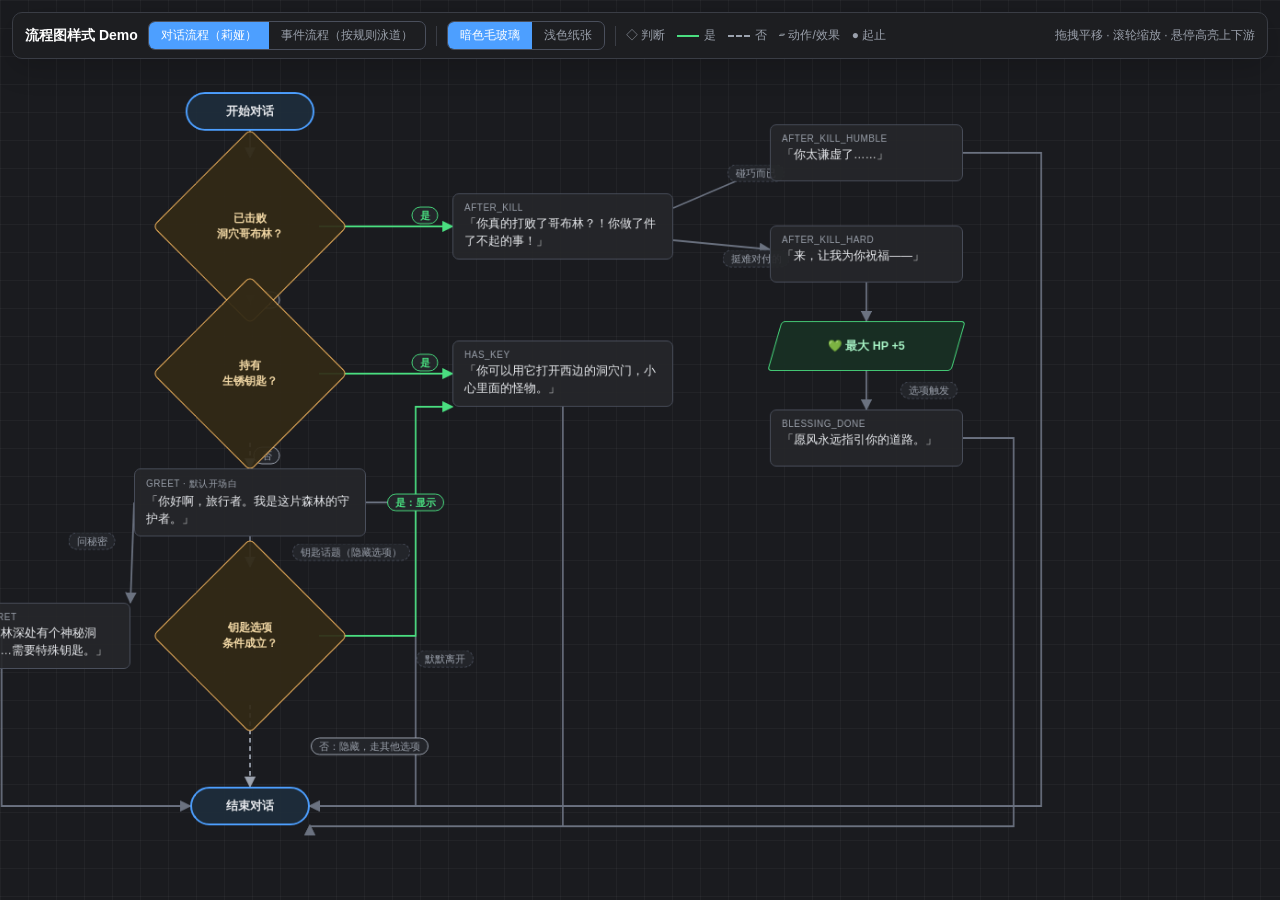
<file: static/demo_graph_style.html>
<!DOCTYPE html>
<html lang="zh-CN">
<head>
<meta charset="UTF-8">
<meta name="viewport" content="width=device-width, initial-scale=1.0">
<title>对话/事件 流程图样式 Demo</title>
<style>
/* ============================================================
   标准流程图样式 Demo（可双击直接打开，纯静态）
   符号：● 胶囊=起止  ▭ 矩形=过程（对话台词） ◇ 菱形=判断（条件）
         ▱ 平行四边形=动作（效果）   箭头边：是=绿 / 否=灰红
   双皮肤：dark-glass（暗色毛玻璃，与编辑器同体系）/ paper（浅色纸张）
   ============================================================ */
:root { --accent:#4d9fff; --font:-apple-system,"Segoe UI","Microsoft YaHei",sans-serif; }
* { box-sizing:border-box; margin:0; padding:0; }
html,body { height:100%; overflow:hidden; font-family:var(--font); }

body[data-theme="dark"] {
  --bg:#141518; --canvas:#1a1b1f; --grid:rgba(255,255,255,.035);
  --proc-bg:rgba(38,39,43,.9); --proc-border:#4a4f5c; --proc-text:#e8eaee; --proc-sub:#9aa0ab;
  --term-bg:rgba(30,46,60,.9); --term-border:#4d9fff;
  --dec-bg:rgba(50,42,22,.92); --dec-border:#f0b35e; --dec-text:#f3d9a6;
  --act-bg:rgba(24,48,36,.92); --act-border:#4ade80; --act-text:#a7f3c5;
  --edge:#6b7280; --edge-yes:#4ade80; --edge-no:#9ca3af;
  --edge-label-bg:#23252a; --panel-bg:rgba(30,31,34,.92); --panel-border:#3a3d45;
  --swim:#34383f; --title:#fff; --muted:#9aa0ab;
  color-scheme:dark;
}
body[data-theme="paper"] {
  --bg:#eceff3; --canvas:#f7f8fa; --grid:rgba(30,41,59,.07);
  --proc-bg:#ffffff; --proc-border:#aab4c2; --proc-text:#1f2937; --proc-sub:#6b7280;
  --term-bg:#e8f1ff; --term-border:#2563eb;
  --dec-bg:#fff7e0; --dec-border:#d97706; --dec-text:#92400e;
  --act-bg:#e9f9ef; --act-border:#16a34a; --act-text:#166534;
  --edge:#64748b; --edge-yes:#16a34a; --edge-no:#94a3b8;
  --edge-label-bg:#ffffff; --panel-bg:#ffffff; --panel-border:#d6dbe3;
  --swim:#cbd2dd; --title:#0f172a; --muted:#64748b;
  color-scheme:light;
}
body { background:var(--bg); color:var(--proc-text); }

.demo-bar {
  position:fixed; top:12px; left:12px; right:12px; z-index:50;
  display:flex; align-items:center; gap:10px; flex-wrap:wrap;
  background:var(--panel-bg); border:1px solid var(--panel-border);
  backdrop-filter:blur(14px); -webkit-backdrop-filter:blur(14px);
  border-radius:10px; padding:8px 12px; font-size:13px;
  box-shadow:0 8px 30px rgba(0,0,0,.18);
}
.demo-bar b { font-size:14px; color:var(--title); }
.demo-bar .sep { width:1px; height:20px; background:var(--panel-border); }
.seg { display:flex; border:1px solid var(--proc-border); border-radius:7px; overflow:hidden; }
.seg button { border:0; background:transparent; color:var(--muted); padding:5px 12px;
  cursor:pointer; font-family:inherit; font-size:12px; }
.seg button.on { background:var(--accent); color:#fff; }
.legend { display:flex; gap:12px; font-size:12px; color:var(--muted); flex-wrap:wrap; }
.legend span { display:flex; align-items:center; gap:5px; }
.legend i { width:22px; height:0; border-top:2px solid var(--edge); }
.legend i.yes { border-top-color:var(--edge-yes); }
.legend i.no { border-top:2px dashed var(--edge-no); }
.hint { color:var(--muted); font-size:12px; margin-left:auto; }

#viewport { position:fixed; inset:0; overflow:hidden; cursor:grab;
  background:
   linear-gradient(var(--grid) 1px, transparent 1px),
   linear-gradient(90deg, var(--grid) 1px, transparent 1px),
   var(--canvas);
  background-size:28px 28px; }
#viewport.dragging { cursor:grabbing; }
#world { position:absolute; left:0; top:0; transform-origin:0 0; will-change:transform; }
#edges { position:absolute; overflow:visible; }
#edges polyline { fill:none; stroke:var(--edge); stroke-width:1.8; }
#edges polyline.yes { stroke:var(--edge-yes); }
#edges polyline.no { stroke:var(--edge-no); stroke-dasharray:5 4; }
#edges polyline.dim, .shape.dim { opacity:.12; transition:opacity .12s; }
.shape { transition:opacity .12s, box-shadow .15s, border-color .15s; cursor:pointer; }
.shape:hover, .shape.hl { box-shadow:0 0 0 3px rgba(77,159,255,.22), 0 6px 20px rgba(0,0,0,.2); }

/* 起止：胶囊 */
.term {
  position:absolute; border-radius:999px;
  background:var(--term-bg); border:2px solid var(--term-border);
  color:var(--proc-text);
  display:flex; align-items:center; justify-content:center;
  font-size:13px; font-weight:600; text-align:center; padding:0 14px;
}
/* 过程：矩形（对话台词/规则处理） */
.proc {
  position:absolute; border-radius:7px;
  background:var(--proc-bg); border:1.6px solid var(--proc-border);
  color:var(--proc-text); padding:9px 12px;
}
.proc .pid { font-size:10px; letter-spacing:.5px; color:var(--proc-sub);
  text-transform:uppercase; margin-bottom:3px; }
.proc .ptext { font-size:12.5px; line-height:1.5; }
.proc.entry { border-left:4px solid var(--accent); }
.proc .tag-eff { display:inline-block; font-size:10.5px; color:var(--act-text);
  border:1px solid var(--act-border); border-radius:4px; padding:0 5px; margin-top:4px; }

/* 判断：菱形（外旋转 45°，内反向放字） */
.dec {
  position:absolute; transform:rotate(45deg);
  background:var(--dec-bg); border:1.8px solid var(--dec-border);
  display:flex; align-items:center; justify-content:center;
  border-radius:6px;
}
.dec .d-inner { transform:rotate(-45deg); width:118px; text-align:center;
  font-size:12px; line-height:1.4; color:var(--dec-text); font-weight:600; }
.dec.wide .d-inner { width:150px; }

/* 动作：平行四边形（效果/输入输出） */
.act {
  position:absolute; transform:skewX(-16deg);
  background:var(--act-bg); border:1.6px solid var(--act-border);
  display:flex; align-items:center; justify-content:center;
  border-radius:4px;
}
.act .a-inner { transform:skewX(16deg); font-size:12.5px; color:var(--act-text);
  font-weight:600; text-align:center; padding:0 16px; }

/* 忽略/不触发 小终止胶囊 */
.ignore {
  position:absolute; border-radius:999px; font-size:11px;
  border:1.5px dashed var(--edge-no); color:var(--muted);
  display:flex; align-items:center; justify-content:center; text-align:center; padding:0 10px;
  background:transparent;
}

/* 边标签（是/否/选项文字） */
.elab {
  position:absolute; transform:translate(-50%,-50%);
  background:var(--edge-label-bg); border:1px solid var(--proc-border);
  color:var(--muted); font-size:11px; padding:1px 8px; border-radius:10px;
  white-space:nowrap; pointer-events:auto; max-width:230px;
  overflow:hidden; text-overflow:ellipsis;
}
.elab.yes { color:var(--edge-yes); border-color:var(--edge-yes); font-weight:700; }
.elab.no  { color:var(--muted); border-color:var(--edge-no); }
.elab.choice { border-style:dashed; }

/* 泳道（事件视图） */
.swim {
  position:absolute; border:1.5px dashed var(--swim); border-radius:14px;
}
.swim .sw-title { position:absolute; top:-10px; left:16px; background:var(--canvas);
  padding:0 8px; font-size:11.5px; color:var(--muted); letter-spacing:1px; }

#tip { position:fixed; z-index:60; pointer-events:none; display:none; max-width:300px;
  background:var(--panel-bg); border:1px solid var(--panel-border); border-radius:9px;
  padding:9px 11px; font-size:12px; line-height:1.55; box-shadow:0 10px 34px rgba(0,0,0,.28); }
#tip h4 { font-size:12px; margin-bottom:4px; color:var(--title); }
#tip .muted { color:var(--muted); }
</style>
</head>
<body data-theme="dark">

<div class="demo-bar">
  <b>流程图样式 Demo</b>
  <div class="seg" id="view-seg">
    <button data-view="dialogue" class="on">对话流程（莉娅）</button>
    <button data-view="events">事件流程（按规则泳道）</button>
  </div>
  <div class="sep"></div>
  <div class="seg" id="theme-seg">
    <button data-theme="dark" class="on">暗色毛玻璃</button>
    <button data-theme="paper">浅色纸张</button>
  </div>
  <div class="sep"></div>
  <div class="legend">
    <span>◇ 判断</span><span><i class="yes"></i>是</span><span><i class="no"></i>否</span>
    <span>▱ 动作/效果</span><span>● 起止</span>
  </div>
  <span class="hint">拖拽平移 · 滚轮缩放 · 悬停高亮上下游</span>
</div>

<div id="viewport"><div id="world">
  <div id="swims"></div>
  <svg id="edges">
    <defs>
      <marker id="ar" viewBox="0 0 10 10" refX="9" refY="5" markerWidth="7" markerHeight="7" orient="auto-start-reverse">
        <path d="M0,0 L10,5 L0,10 z" fill="#6b7280"></path>
      </marker>
      <marker id="ar-yes" viewBox="0 0 10 10" refX="9" refY="5" markerWidth="7" markerHeight="7" orient="auto-start-reverse">
        <path d="M0,0 L10,5 L0,10 z" fill="#4ade80"></path>
      </marker>
      <marker id="ar-no" viewBox="0 0 10 10" refX="9" refY="5" markerWidth="7" markerHeight="7" orient="auto-start-reverse">
        <path d="M0,0 L10,5 L0,10 z" fill="#9ca3af"></path>
      </marker>
    </defs>
  </svg>
  <div id="labels"></div>
  <div id="nodes"></div>
</div></div>
<div id="tip"></div>

<script>
/* 坐标均为形状中心点（菱形 h/w 为旋转前边长，锚点取四个顶点） */
const D = 150; // 菱形边长

/* ============ 视图 1：对话流程图（真实数据：森林精灵莉娅） ============ */
const DIALOGUE = {
  width: 1180, height: 900,
  nodes: [
    { id:"start", shape:"term", cx:250, cy:45,  w:140, h:42, text:"开始对话" },
    { id:"d_kill", shape:"dec", cx:250, cy:170, w:D, h:D, wide:true,
      text:"已击败<br>洞穴哥布林？", tip:"问候规则①：enemy_killed = cave_goblin" },
    { id:"d_key", shape:"dec", cx:250, cy:330, w:D, h:D, wide:true,
      text:"持有<br>生锈钥匙？", tip:"问候规则②：has_item = rusty_key" },
    { id:"greet", shape:"proc", cx:250, cy:470, w:252, h:74, entry:true,
      title:"greet · 默认开场白",
      text:"「你好啊，旅行者。我是这片森林的守护者。」",
      tip:"过程节点 = NPC 的一句台词（对话树节点）" },
    { id:"d_opt", shape:"dec", cx:250, cy:615, w:D, h:D,
      text:"钥匙选项<br>条件成立？", tip:"选项自带 if：has_item=rusty_key；不成立则该选项对玩家隐藏" },
    { id:"end", shape:"term", cx:250, cy:800, w:130, h:42, text:"结束对话" },

    { id:"secret", shape:"proc", cx:30, cy:615, w:180, h:72,
      title:"secret", text:"「森林深处有个神秘洞穴……需要特殊钥匙。」" },

    { id:"after_kill", shape:"proc", cx:590, cy:170, w:240, h:72,
      title:"after_kill", text:"「你真的打败了哥布林？！你做了件了不起的事！」" },
    { id:"has_key", shape:"proc", cx:590, cy:330, w:240, h:72,
      title:"has_key", text:"「你可以用它打开西边的洞穴门，小心里面的怪物。」" },

    { id:"humble", shape:"proc", cx:920, cy:90, w:210, h:62,
      title:"after_kill_humble", text:"「你太谦虚了……」" },
    { id:"hard", shape:"proc", cx:920, cy:200, w:210, h:62,
      title:"after_kill_hard", text:"「来，让我为你祝福——」" },
    { id:"bless", shape:"act", cx:920, cy:300, w:200, h:54,
      text:"💚 最大 HP +5", tip:"动作节点 = 选项挂的效果（max_hp）" },
    { id:"done", shape:"proc", cx:920, cy:400, w:210, h:62,
      title:"blessing_done", text:"「愿风永远指引你的道路。」" },
  ],
  edges: [
    { p:[[250,66],[250,95]] },
    { p:[[325,170],[590-120,170]], kind:"yes", label:"是", lx:440, ly:158 },
    { p:[[250,245],[250,255]], kind:"no", label:"否", lx:268, ly:250 },
    { p:[[325,330],[590-120,330]], kind:"yes", label:"是", lx:440, ly:318 },
    { p:[[250,405],[250,433]], kind:"no", label:"否", lx:268, ly:419 },
    // greet 三选项
    { p:[[124,470],[30+90,579]], label:"问秘密", lx:78, ly:512, cls:"choice" },
    { p:[[250,507],[250,540]], label:"钥匙话题（隐藏选项）", lx:360, ly:524, cls:"choice" },
    { p:[[376,470],[430,470],[430,800],[315,800]], label:"默默离开", lx:462, ly:640, cls:"choice" },
    // d_opt 判断
    { p:[[325,615],[430,615],[430,366],[590-120,366]], kind:"yes", label:"是：显示", lx:430, ly:470 },
    { p:[[250,690],[250,779]], kind:"no", label:"否：隐藏，走其他选项", lx:380, ly:735 },
    { p:[[30-90,615],[-20,615],[-20,800],[185,800]] },
    // after_kill 两选项
    { p:[[710,150],[920-105,105]], label:"碰巧而已", lx:800, ly:112, cls:"choice" },
    { p:[[710,185],[920-105,195]], label:"挺难对付的", lx:800, ly:205, cls:"choice" },
    { p:[[920,231],[920,273]] },
    { p:[[920,327],[920,369]], label:"选项触发", lx:988, ly:348, cls:"choice" },
    // 右侧分支回流到结束（贴画布右边走，避免穿主干）
    { p:[[920+105,90],[1110,90],[1110,800],[315,800]] },
    { p:[[920+105,400],[1080,400],[1080,822],[315,822],[315,821]] },
    // has_key → 结束
    { p:[[590,366],[590,822],[315,822],[315,821]] },
  ]
};

/* ============ 视图 2：事件流程（三条规则 = 三条泳道） ============ */
const EVENTS = {
  width: 1180, height: 640,
  swims: [
    { x:30,  y:20, w:330, h:600, title:"规则 1 · ITEM_TAKEN" },
    { x:395, y:20, w:330, h:600, title:"规则 2 · ENEMY_KILLED" },
    { x:760, y:20, w:390, h:600, title:"规则 3 · SCENE_ENTER（含 when）" },
  ],
  nodes: [
    // 泳道1
    { id:"e1s", shape:"term", cx:195, cy:62,  w:170, h:42, text:"事件：拾取物品" },
    { id:"e1d", shape:"dec",  cx:195, cy:190, w:160, h:160, wide:true,
      text:"物品=锈钥匙<br>且 地点=森林？", tip:"if：事件参数全等匹配（item_id + from_scene）" },
    { id:"e1ig",shape:"ignore",cx:345,cy:190, w:70, h:34, text:"忽略" },
    { id:"e1p", shape:"proc", cx:195, cy:340, w:250, h:60,
      title:"rusty_key_unlocks_cave", text:"命中规则：锈钥匙解锁洞穴门" },
    { id:"e1a", shape:"act",  cx:195, cy:450, w:220, h:54, text:"🔓 解锁 森林→洞穴" },
    { id:"e1e", shape:"term", cx:195, cy:560, w:120, h:42, text:"结束" },
    // 泳道2
    { id:"e2s", shape:"term", cx:560, cy:62,  w:170, h:42, text:"事件：敌人被击败" },
    { id:"e2d", shape:"dec",  cx:560, cy:190, w:150, h:150,
      text:"敌人=<br>洞穴哥布林？", tip:"if：enemy_id 全等；ENEMY_KILLED 只在敌人死亡时触发" },
    { id:"e2ig",shape:"ignore",cx:705,cy:190, w:70, h:34, text:"忽略" },
    { id:"e2p", shape:"proc", cx:560, cy:340, w:250, h:60,
      title:"kill_goblin_potion", text:"命中规则：击杀哥布林得药水" },
    { id:"e2a", shape:"act",  cx:560, cy:450, w:220, h:54, text:"🧪 给予 治疗药水 ×1" },
    { id:"e2e", shape:"term", cx:560, cy:560, w:120, h:42, text:"结束" },
    // 泳道3（when 双判断）
    { id:"e3s", shape:"term", cx:955, cy:62,  w:170, h:42, text:"事件：进入场景" },
    { id:"e3d1",shape:"dec",  cx:955, cy:175, w:150, h:150,
      text:"场景=<br>星之城？", tip:"if：scene_id 全等" },
    { id:"e3ig1",shape:"ignore",cx:1100,cy:175,w:70, h:34, text:"忽略" },
    { id:"e3d2",shape:"dec",  cx:955, cy:320, w:170, h:170, wide:true,
      text:"when：持有标志<br>pass_allowed？", tip:"when：世界状态条件（flags），与 if 是 AND" },
    { id:"e3ig2",shape:"ignore",cx:1105,cy:320,w:86, h:34, text:"不触发" },
    { id:"e3a", shape:"act",  cx:955, cy:470, w:200, h:54, text:"💰 金币 +5" },
    { id:"e3e", shape:"term", cx:955, cy:575, w:120, h:42, text:"结束" },
  ],
  edges: [
    { p:[[195,83],[195,110]] },
    { p:[[195,270],[195,310]], kind:"yes", label:"是", lx:213, ly:290 },
    { p:[[275,190],[310,190]], kind:"no", label:"否", lx:292, ly:178 },
    { p:[[195,370],[195,423]] },
    { p:[[195,477],[195,539]] },

    { p:[[560,83],[560,115]] },
    { p:[[560,265],[560,310]], kind:"yes", label:"是", lx:578, ly:287 },
    { p:[[635,190],[670,190]], kind:"no", label:"否", lx:652, ly:178 },
    { p:[[560,370],[560,423]] },
    { p:[[560,477],[560,539]] },

    { p:[[955,83],[955,100]] },
    { p:[[955,250],[955,235+10]], kind:"yes", label:"是", lx:973, ly:244 },
    { p:[[1030,175],[1065,175]], kind:"no", label:"否", lx:1048, ly:163 },
    { p:[[955,405],[955,443]], kind:"yes", label:"是", lx:973, ly:424 },
    { p:[[1040,320],[1062,320]], kind:"no", label:"否", lx:1051, ly:308 },
    { p:[[955,497],[955,554]] },
  ]
};

/* ============ 渲染 ============ */
let cur = null, scale = .92, tx = 20, ty = 70;
const $ = id => document.getElementById(id);
const byId = list => Object.fromEntries(list.map(n => [n.id, n]));

function anchors(n){
  if (n.shape === "dec") return {
    t:[n.cx,n.cy-n.h/2], b:[n.cx,n.cy+n.h/2],
    l:[n.cx-n.w/2,n.cy], r:[n.cx+n.w/2,n.cy] };
  return {
    t:[n.cx,n.cy-n.h/2], b:[n.cx,n.cy+n.h/2],
    l:[n.cx-n.w/2,n.cy], r:[n.cx+n.w/2,n.cy] };
}

function load(view) {
  cur = view === "dialogue" ? DIALOGUE : EVENTS;
  cur.map = byId(cur.nodes);
  $("nodes").innerHTML = ""; $("labels").innerHTML = ""; $("swims").innerHTML = "";
  $("edges").querySelectorAll("polyline").forEach(p => p.remove());  // 保留 marker defs
  // 推断每条边的起止节点（首/末点最近的形状锚点），供 hover 精确高亮
  cur.edges.forEach((e,i) => {
    e._from = nearestNode(e.p[0]); e._to = nearestNode(e.p[e.p.length-1]);
    e._i = i;
  });
  (cur.swims||[]).forEach(s => {
    const d = document.createElement("div"); d.className="swim";
    d.style.left=s.x+"px"; d.style.top=s.y+"px"; d.style.width=s.w+"px"; d.style.height=s.h+"px";
    d.innerHTML = `<span class="sw-title">${s.title}</span>`;
    $("swims").appendChild(d);
  });
  cur.nodes.forEach(n => $("nodes").appendChild(renderShape(n)));
  const svg = $("edges");
  svg.setAttribute("width", cur.width); svg.setAttribute("height", cur.height);
  svg.style.width = cur.width+"px"; svg.style.height = cur.height+"px";
  cur.edges.forEach((e,i) => {
    const pl = document.createElementNS("http://www.w3.org/2000/svg","polyline");
    pl.setAttribute("points", e.p.map(q=>q.join(",")).join(" "));
    if (e.kind) pl.classList.add(e.kind);
    pl.dataset.i = i;
    const mk = e.kind === "yes" ? "ar-yes" : e.kind === "no" ? "ar-no" : "ar";
    pl.setAttribute("marker-end", `url(#${mk})`);
    svg.appendChild(pl);
    if (e.label) {
      const l = document.createElement("div");
      l.className = "elab " + (e.kind||"") + " " + (e.cls||"");
      l.textContent = e.label;
      l.style.left = e.lx+"px"; l.style.top = e.ly+"px";
      $("labels").appendChild(l);
    }
  });
  // 标签层/节点层尺寸
  ["labels","nodes"].forEach(id => {
    $(id).style.width = cur.width+"px"; $(id).style.height = cur.height+"px";
    $(id).style.position = "absolute"; $(id).style.left=0; $(id).style.top=0;
  });
  apply();
}

function renderShape(n) {
  const el = document.createElement("div");
  el.className = `shape ${n.shape}`;
  el.dataset.id = n.id;
  el.style.left = (n.cx-n.w/2)+"px";
  el.style.top  = (n.cy-n.h/2)+"px";
  el.style.width = n.w+"px"; el.style.height = n.h+"px";
  let inner = "";
  if (n.shape === "dec") inner = `<div class="d-inner${n.wide?" wide":""}">${n.text}</div>`;
  else if (n.shape === "act") inner = `<div class="a-inner">${n.text}</div>`;
  else if (n.shape === "proc")
    inner = (n.title?`<div class="pid">${n.title}</div>`:"")+`<div class="ptext">${n.text}</div>`;
  else inner = n.text;
  el.innerHTML = inner;
  const tipHtml = n.tip ? `<h4>${n.title||n.text.replace(/<br>/g," ")}</h4><div class="muted">${n.tip}</div>`
    : (n.title?`<h4>${n.title}</h4>`:"");
  if (tipHtml) {
    el.addEventListener("mouseenter", ev => showTip(ev, tipHtml));
    el.addEventListener("mousemove", moveTip);
    el.addEventListener("mouseleave", hideTip);
  }
  el.addEventListener("mouseenter", () => hl(n.id,true));
  el.addEventListener("mouseleave", () => hl(null,false));
  return el;
}

function nearestNode(pt) {
  /**找距离点最近的形状锚点（用于推断边的起止节点） */
  let best = null, bd = 70*70;
  for (const n of cur.nodes) {
    for (const q of Object.values(anchors(n))) {
      const dd = (q[0]-pt[0])**2 + (q[1]-pt[1])**2;
      if (dd < bd) { bd = dd; best = n.id; }
    }
  }
  return best;
}

function hl(id, on) {
  document.querySelectorAll(".shape").forEach(s=>s.classList.remove("hl","dim"));
  document.querySelectorAll("#edges polyline").forEach(p=>p.classList.remove("dim"));
  if (!on) return;
  const linked = new Set([id]);
  cur.edges.forEach(e => {
    if (e._from === id) linked.add(e._to);
    if (e._to === id && e._from) linked.add(e._from);
  });
  document.querySelectorAll(".shape").forEach(s => {
    if (!linked.has(s.dataset.id)) s.classList.add("dim");
    if (s.dataset.id === id) s.classList.add("hl");
  });
  document.querySelectorAll("#edges polyline").forEach(p => {
    const e = cur.edges[+p.dataset.i];
    if (e._from !== id && e._to !== id) p.classList.add("dim");
  });
}

const tip = $("tip");
function showTip(ev,h){ tip.innerHTML=h; tip.style.display="block"; moveTip(ev); }
function moveTip(ev){ tip.style.left=(ev.clientX+16)+"px"; tip.style.top=(ev.clientY+14)+"px"; }
function hideTip(){ tip.style.display="none"; }

function apply(){ $("world").style.transform=`translate(${tx}px,${ty}px) scale(${scale})`; }
const vp = $("viewport");
let drag=false, sx=0, sy=0;
vp.addEventListener("mousedown",e=>{drag=true;sx=e.clientX-tx;sy=e.clientY-ty;vp.classList.add("dragging");});
window.addEventListener("mousemove",e=>{if(!drag)return;tx=e.clientX-sx;ty=e.clientY-sy;apply();});
window.addEventListener("mouseup",()=>{drag=false;vp.classList.remove("dragging");});
vp.addEventListener("wheel",e=>{ e.preventDefault();
  const f=e.deltaY<0?1.12:1/1.12, ns=Math.min(2,Math.max(.3,scale*f));
  tx=e.clientX-(e.clientX-tx)*(ns/scale); ty=e.clientY-(e.clientY-ty)*(ns/scale);
  scale=ns; apply();
},{passive:false});

document.querySelectorAll("#view-seg button").forEach(b=>b.addEventListener("click",()=>{
  document.querySelectorAll("#view-seg button").forEach(x=>x.classList.remove("on"));
  b.classList.add("on"); load(b.dataset.view);
}));
document.querySelectorAll("#theme-seg button").forEach(b=>b.addEventListener("click",()=>{
  document.querySelectorAll("#theme-seg button").forEach(x=>x.classList.remove("on"));
  b.classList.add("on"); document.body.dataset.theme=b.dataset.theme;
}));

load("dialogue");
apply();
</script>
</body>
</html>
</file>
<file: static/demo-lib/drawflow.min.css>
.drawflow,.drawflow .parent-node{position:relative}.parent-drawflow{display:flex;overflow:hidden;touch-action:none;outline:0}.drawflow{width:100%;height:100%;user-select:none;perspective:0}.drawflow .drawflow-node{display:flex;align-items:center;position:absolute;background:#0ff;width:160px;min-height:40px;border-radius:4px;border:2px solid #000;color:#000;z-index:2;padding:15px}.drawflow .drawflow-node.selected{background:red}.drawflow .drawflow-node:hover{cursor:move}.drawflow .drawflow-node .inputs,.drawflow .drawflow-node .outputs{width:0}.drawflow .drawflow-node .drawflow_content_node{width:100%;display:block}.drawflow .drawflow-node .input,.drawflow .drawflow-node .output{position:relative;width:20px;height:20px;background:#fff;border-radius:50%;border:2px solid #000;cursor:crosshair;z-index:1;margin-bottom:5px}.drawflow .drawflow-node .input{left:-27px;top:2px;background:#ff0}.drawflow .drawflow-node .output{right:-3px;top:2px}.drawflow svg{z-index:0;position:absolute;overflow:visible!important}.drawflow .connection{position:absolute;pointer-events:none;aspect-ratio:1/1}.drawflow .connection .main-path{fill:none;stroke-width:5px;stroke:#4682b4;pointer-events:all}.drawflow .connection .main-path:hover{stroke:#1266ab;cursor:pointer}.drawflow .connection .main-path.selected{stroke:#43b993}.drawflow .connection .point{cursor:move;stroke:#000;stroke-width:2;fill:#fff;pointer-events:all}.drawflow .connection .point.selected,.drawflow .connection .point:hover{fill:#1266ab}.drawflow .main-path{fill:none;stroke-width:5px;stroke:#4682b4}.drawflow-delete{position:absolute;display:block;width:30px;height:30px;background:#000;color:#fff;z-index:4;border:2px solid #fff;line-height:30px;font-weight:700;text-align:center;border-radius:50%;font-family:monospace;cursor:pointer}.drawflow>.drawflow-delete{margin-left:-15px;margin-top:15px}.parent-node .drawflow-delete{right:-15px;top:-15px}
</file>
